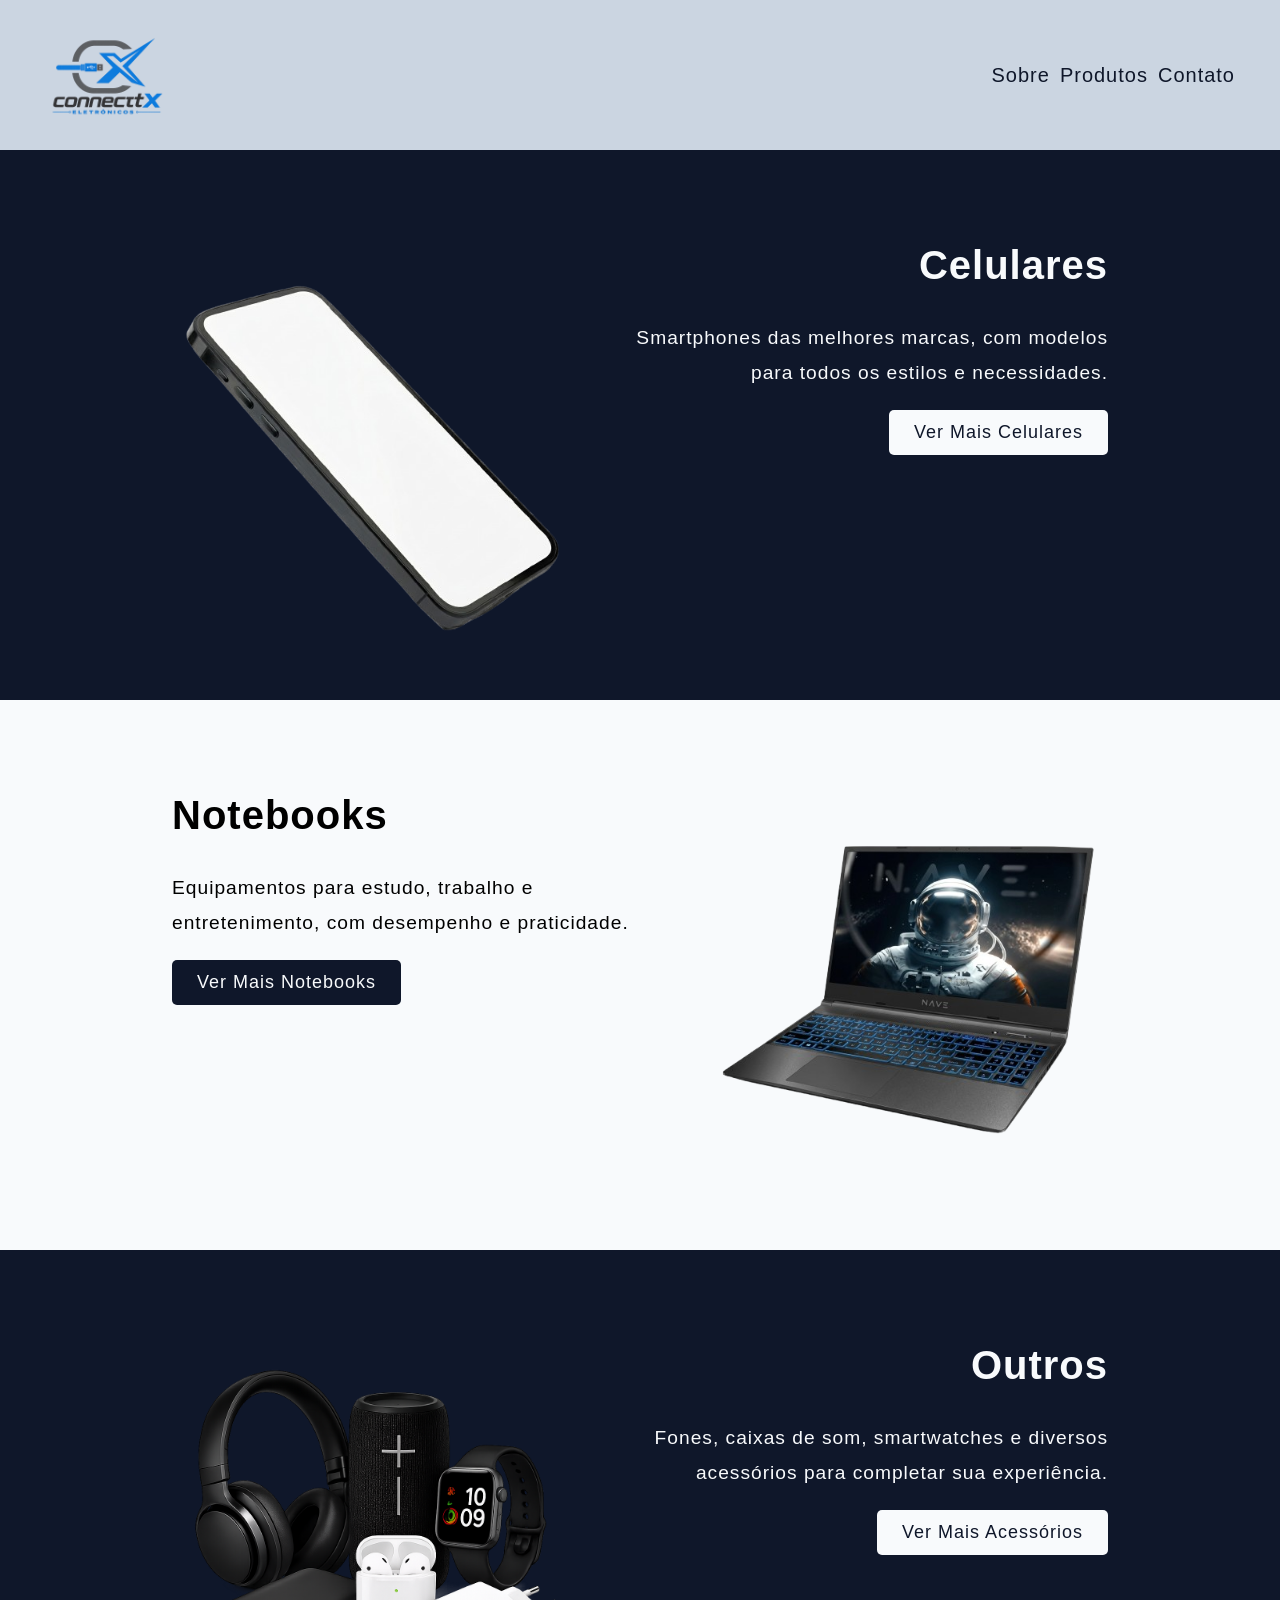
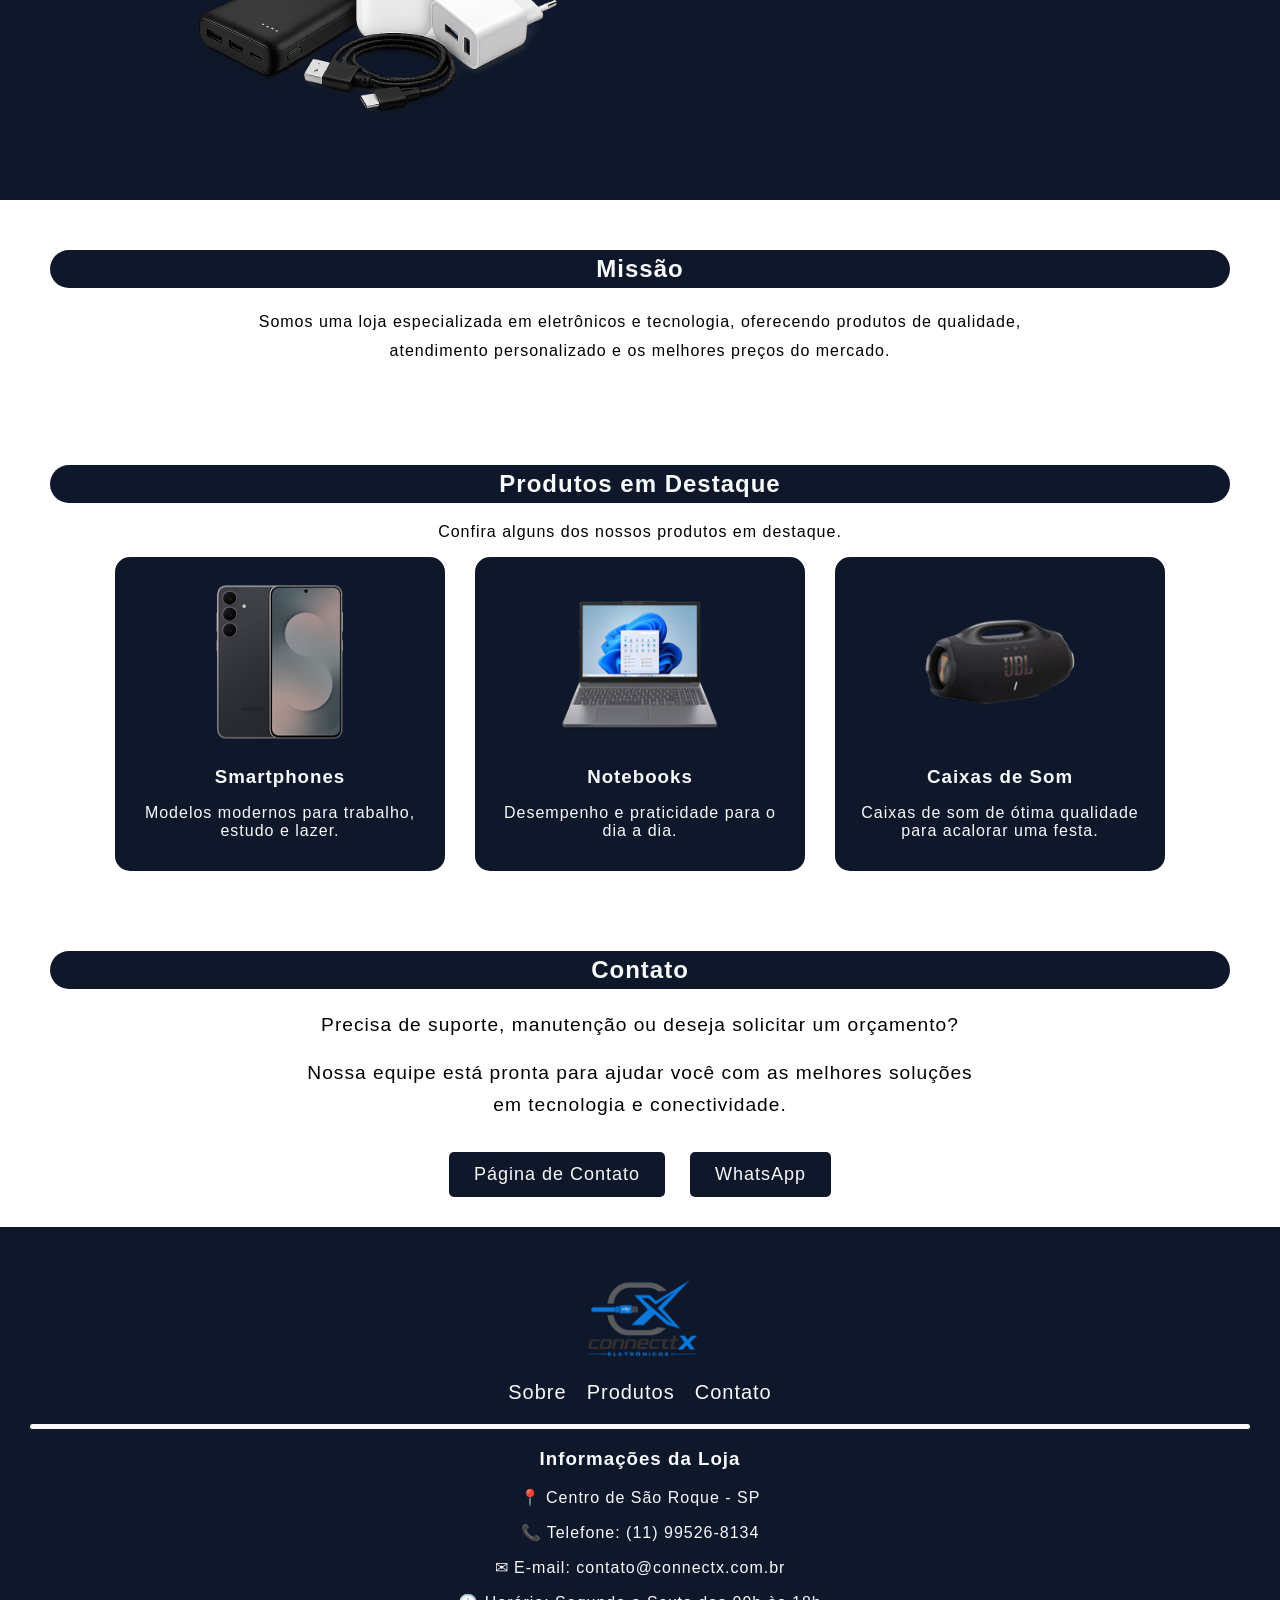
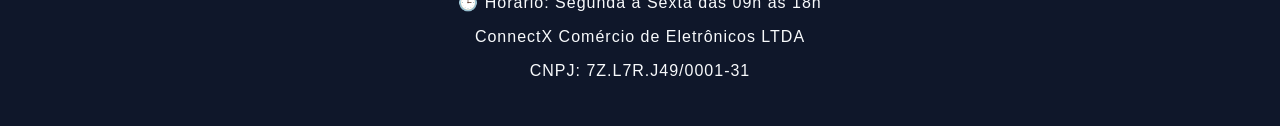
<file: index.html>
<!doctype html>
<html lang="pt-br">
  <head>
    <meta charset="UTF-8"/>
    <meta name="viewport" content="width=device-width, initial-scale=1.0"/>
    <meta
      name="description"
      content="A ConnectX oferece produtos, serviços e soluções de tecnologia, informática e conectividade no centro de São Roque - SP, com atendimento de qualidade e confiança."/>
    <link rel="stylesheet" href="./src/css/style.css"/>
    <link rel="stylesheet" href="./src/css/global.css">
    <link rel="icon" type="image/png" href="./src/icon/favicon.png">
    <script src="./src/javascript/script.js"></script>
    <title>ConnectX - Eletrônicos e Tecnologia em São Roque</title>
  </head>
  <body id="inicio">
    <header>
      <img src="./src/images/logo.png" alt="ConnectX" class="logo"/>
      <nav aria-label="Navegação principal">
        <a href="./src/pages/sobre.html">Sobre</a>
        <a href="./src/pages/produtos.html">Produtos</a>
        <a href="./src/pages/contato.html">Contato</a>
      </nav>
    </header>
    <main>
      <h1 class="sr-only">ConnectX - Soluções em Tecnologia e Eletrônicos</h1>
      <section class="produto" aria-label="Categorias de produtos em destaque">
        <section class="card-produto celular">
          <img src="./src/images/celular.png" alt="Smartphone moderno com tela estendida"/>
          <div class="info">
            <h2>Celulares</h2>
            <p>Smartphones das melhores marcas, com modelos para todos os estilos e necessidades.</p>
            <a href="./src/pages/produtos.html" class="botao-link botao-claro">Ver Mais Celulares</a>
          </div>
        </section>
        <section class="card-produto notebook">
          <div class="info">
            <h2>Notebooks</h2>
            <p>Equipamentos para estudo, trabalho e entretenimento, com desempenho e praticidade.</p>
            <a href="./src/pages/produtos.html" class="botao-link botao-escuro">Ver Mais Notebooks</a>
          </div>
          <img src="./src/images/notebook.png" alt="Notebook aberto exibindo gráficos na tela"/>
        </section>
        <section class="card-produto outros">
          <img src="./src/images/outros.png" alt="Acessórios eletrônicos variados como smartwatches e fones"/>
          <div class="info">
            <h2>Outros</h2>
            <p>Fones, caixas de som, smartwatches e diversos acessórios para completar sua experiência.</p>
            <a href="./src/pages/produtos.html" class="botao-link botao-claro">Ver Mais Acessórios</a>
          </div>
        </section>
      </section>
      <section id="sobre" aria-labelledby="titulo-missao">
        <h2 id="titulo-missao" class="titulo">Missão</h2>
        <p>Somos uma loja especializada em eletrônicos e tecnologia, oferecendo produtos de qualidade, atendimento personalizado e os melhores preços do mercado.</p>
      </section>
      <section id="produtos" aria-labelledby="titulo-produtos">
        <h2 id="titulo-produtos" class="titulo">Produtos em Destaque</h2>
        <p>Confira alguns dos nossos produtos em destaque.</p>
        <div class="produtos-grid">
          <div class="produto-card">
            <img src="./src/images/celular-destaque.png" alt="Smartphone Samsung azul escuro">
            <h3>Smartphones</h3>
            <p>Modelos modernos para trabalho, estudo e lazer.</p>
          </div>
          <div class="produto-card">
            <img src="./src/images/notebook-destaque.png" alt="Notebook Lenovo cinza prata">
            <h3>Notebooks</h3>
            <p>Desempenho e praticidade para o dia a dia.</p>
          </div>
          <div class="produto-card">
            <img src="./src/images/caixa de som.png" alt="Caixa de som portátil bluetooth preta">
            <h3>Caixas de Som</h3>
            <p>Caixas de som de ótima qualidade para acalorar uma festa.</p>
          </div>
        </div>
      </section>
      <section id="contato" aria-labelledby="titulo-contato">
        <h2 id="titulo-contato" class="titulo">Contato</h2>
        <p class="texto-contato">Precisa de suporte, manutenção ou deseja solicitar um orçamento?</p>
        <p class="texto-contato">Nossa equipe está pronta para ajudar você com as melhores soluções em tecnologia e conectividade.</p>
        <div class="botoes-contato">
          <a href="./src/pages/contato.html" class="botao-link botao-escuro">Página de Contato</a>
          <a href="https://wa.me/5511996748683" target="_blank" rel="noopener noreferrer" class="botao-link botao-escuro" aria-label="Falar conosco via WhatsApp (abre em nova aba)">WhatsApp</a>
        </div>
      </section>
    </main>
    <footer>
      <a href="#inicio" aria-label="Voltar para o início da página"><img src="./src/images/logo.png" alt="Logo ConnectX" class="logo"/></a>
      <nav aria-label="Navegação do rodapé">
        <a href="./src/pages/sobre.html">Sobre</a>
        <a href="./src/pages/produtos.html">Produtos</a>
        <a href="./src/pages/contato.html">Contato</a>
      </nav>
      <div id="linha"></div>
      <section aria-label="Informações de contato e institucionais">
        <h3>Informações da Loja</h3>
        <p><span aria-hidden="true">📍</span> Centro de São Roque - SP</p>
        <p><span aria-hidden="true">📞</span> Telefone: (11) 99526-8134</p>
        <p><span aria-hidden="true">✉</span> E-mail: contato@connectx.com.br</p>
        <p><span aria-hidden="true">🕒</span> Horário: Segunda a Sexta das 09h às 18h</p>
        <p>ConnectX Comércio de Eletrônicos LTDA</p>
        <p>CNPJ: 7Z.L7R.J49/0001-31</p>
      </section>
    </footer>
  </body>
</html>
</file>
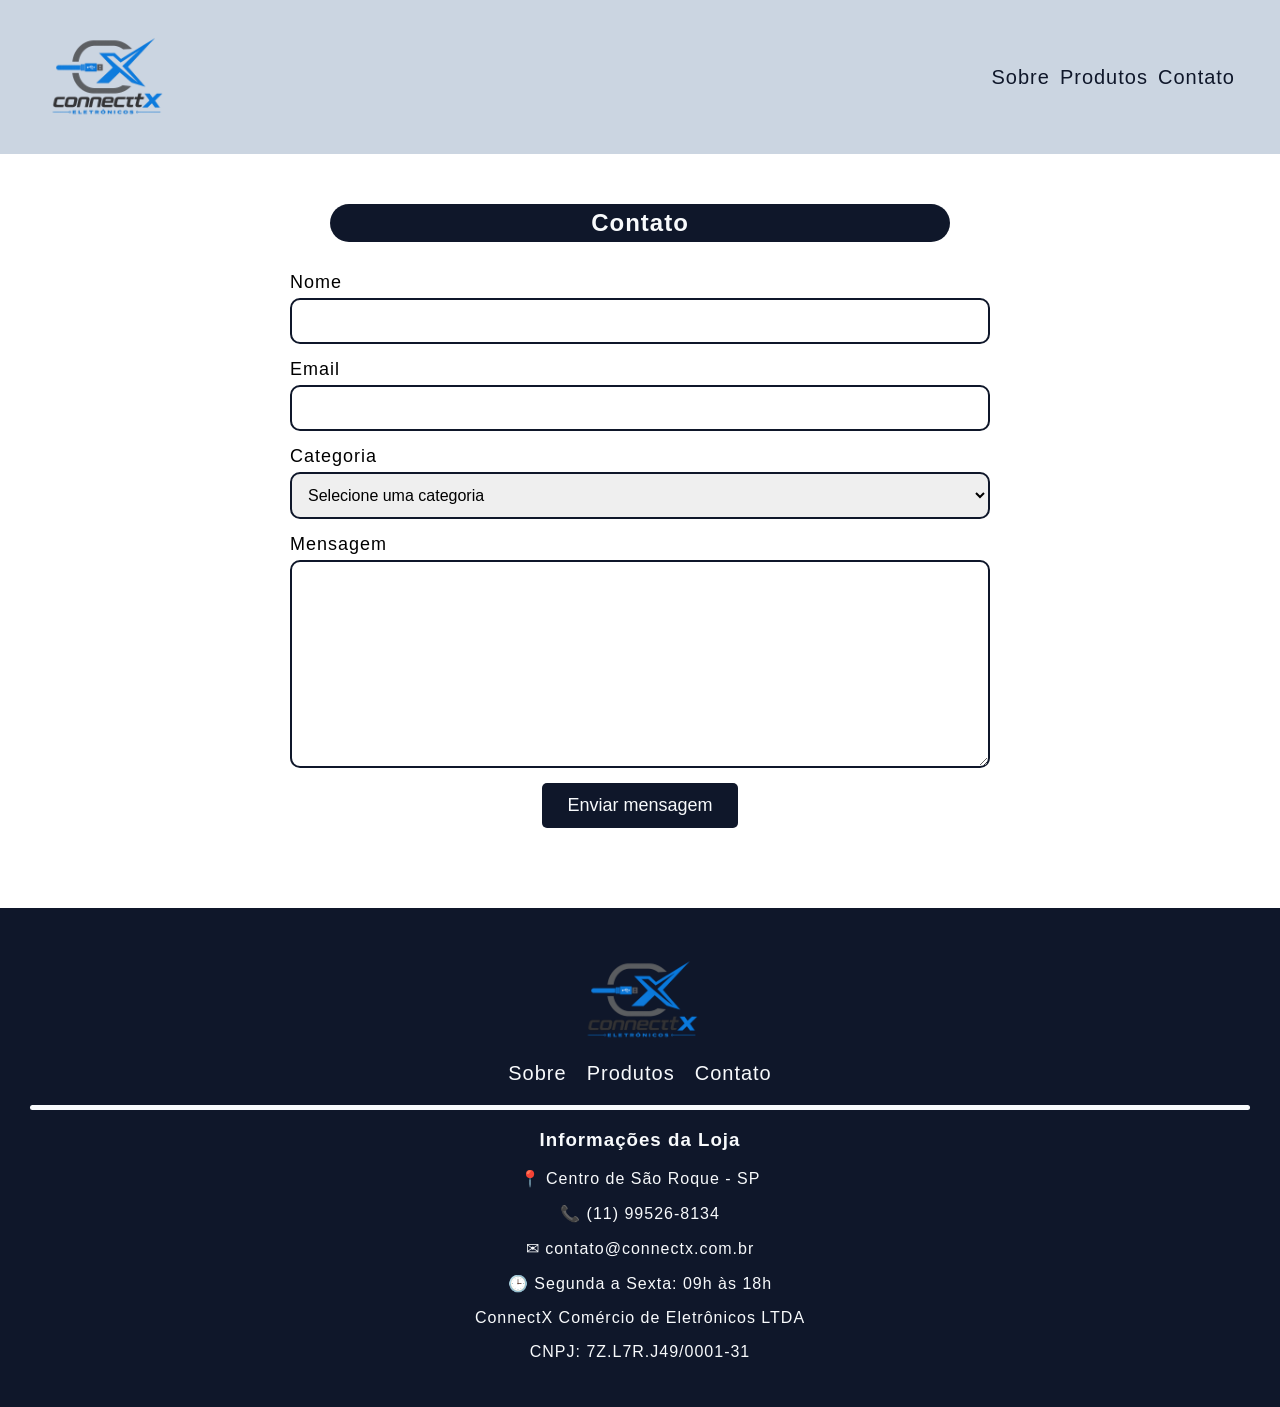
<file: src/pages/contato.html>
<!doctype html>
<html lang="pt-br">
  <head>
    <meta charset="UTF-8"/>
    <meta name="viewport" content="width=device-width, initial-scale=1.0"/>
    <meta
      name="description"
      content="A ConnectX oferece produtos, serviços e soluções de tecnologia, informática e conectividade no centro de São Roque - SP, com atendimento de qualidade e confiança."/>

    <link rel="stylesheet" href="../css/contato.css"/>
    <link rel="stylesheet" href="../css/global.css">
    <link rel="icon" type="image/png" href="../icon/favicon.png">

    <script src="../javascript/script.js"></script>

    <title>ConnectX</title>
  </head>

  <body id="inicio">
    <header>
      <a href="../../index.html"><img src="../images/logo.png" alt="ConnectX" class="logo"/></a>

      <nav>
        <a href="./sobre.html">Sobre</a>
        <a href="./produtos.html">Produtos</a>
        <a href="contato.html">Contato</a>
      </nav>
    </header>

    <main>
        <section class="contato">
            <h2 id="titulo">Contato</h2>

            <div id="formulario">
                <form method="post">
                    <label for="name">Nome</label>
                    <input type="text"
                    id="nome"
                    required>

                    <label for="email">Email</label>
                    <input type="email"
                    id="email"
                    required>

                    <label for="categoria">Categoria</label>
                    <select id="categoria" required>
                        <option>Selecione uma categoria</option>    
                        <option value="suporte">Suporte</option>
                        <option value="cotacao">Manutenção</option>
                        <option value="outros">Outros</option>
                    </select>
                    <label for="mensagem">Mensagem</label>
                    <textarea id="mensagem" required></textarea>

                    <input type="hidden" name="text" value="" id="mensagem-completa" >
                    <button type="button" id="enviar" onclick="enviarMensagem()">Enviar mensagem</button>
                </form>
            </div>
        </section>
    </main>

    <footer>
      <a href="../../index.html"><img src="../images/logo.png" alt="ConnectX" class="logo"/></a>

      <nav>
        <a href="./sobre.html">Sobre</a>
        <a href="./produtos.html">Produtos</a>
        <a href="contato.html">Contato</a>
      </nav>

      <div id="linha">
      </div>
    
      <section>
        <h3>Informações da Loja</h3>
                <p>📍 Centro de São Roque - SP</p>
                <p>📞 (11) 99526-8134</p>
                <p>✉ contato@connectx.com.br</p>
                <p>🕒 Segunda a Sexta: 09h às 18h</p>
                <p>ConnectX Comércio de Eletrônicos LTDA</p>
                <p>CNPJ: 7Z.L7R.J49/0001-31</p>
      </section>
    </footer>

  </body>
</html>
</file>
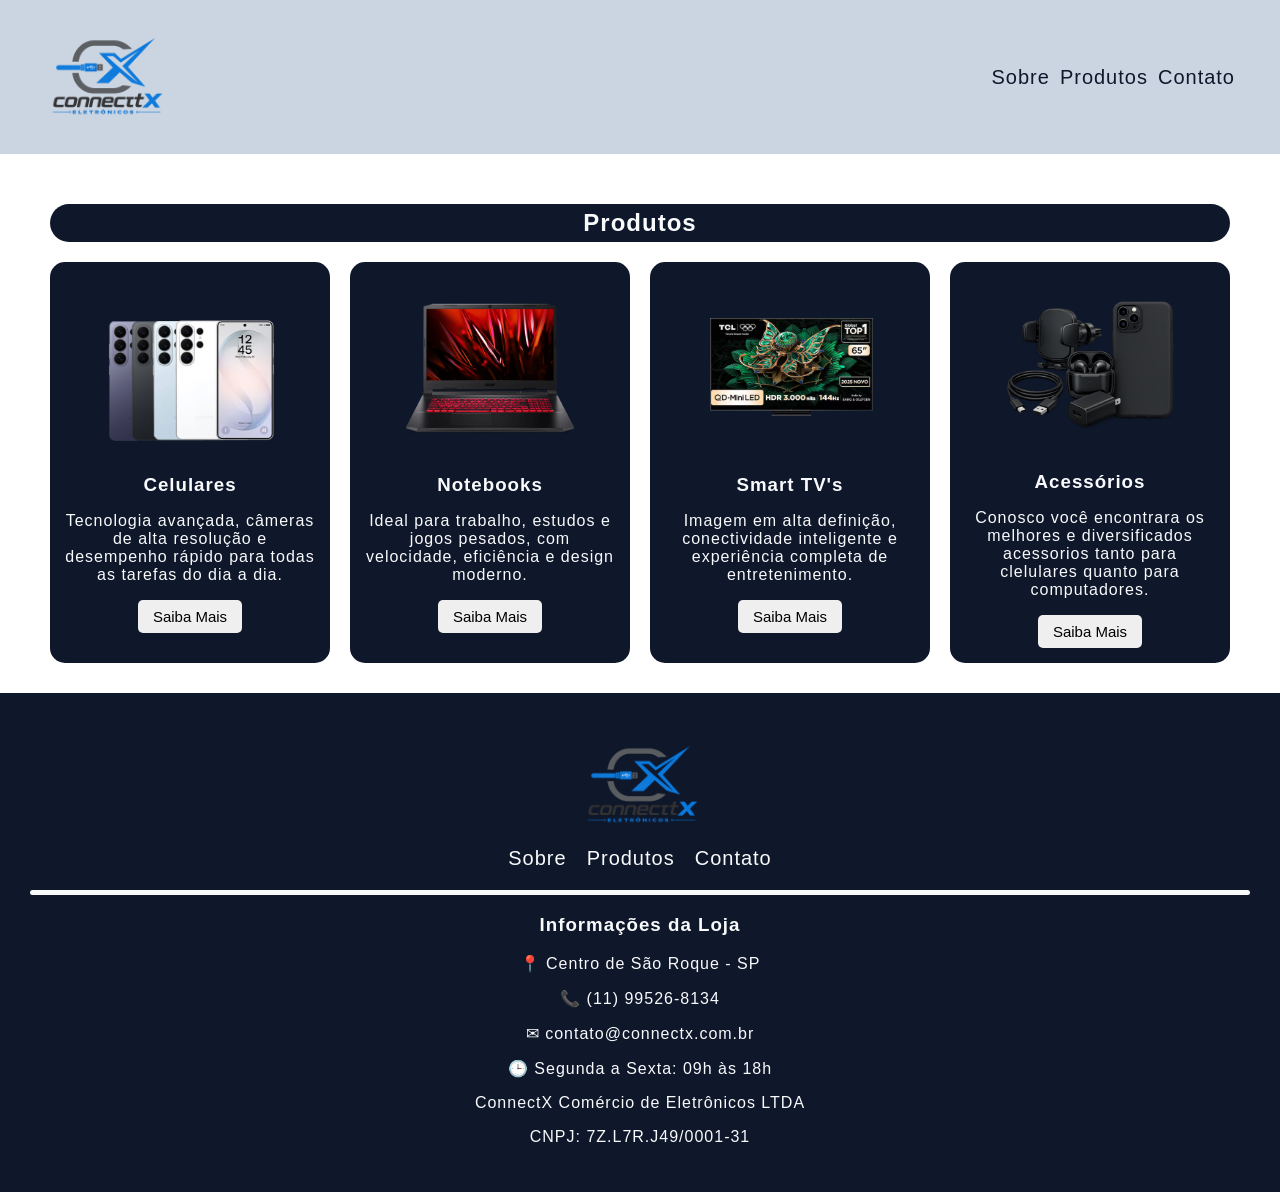
<file: src/pages/produtos.html>
<!doctype html>
<html lang="pt-br">
  <head>
    <meta charset="UTF-8"/>
    <meta name="viewport" content="width=device-width, initial-scale=1.0"/>
    <meta
      name="description"
      content="A ConnectX oferece produtos, serviços e soluções de tecnologia, informática e conectividade no centro de São Roque - SP, com atendimento de qualidade e confiança."/>

    <link rel="stylesheet" href="../css/produtos.css"/>
    <link rel="stylesheet" href="../css/global.css">
    <link rel="icon" type="image/png" href="../icon/favicon.png">

    <title>ConnectX</title>
  </head>

  <body>
    <header>
      <a href="../../index.html"><img src="../images/logo.png" alt="ConnectX" class="logo"/></a>

      <nav>
        <a href="./sobre.html">Sobre</a>
        <a href="produtos.html">Produtos</a>
        <a href="./contato.html">Contato</a>
      </nav>
    </header>

    <main>
        <section id="produto">
            <h2 id="titulo">Produtos</h2>

            <div class="produtos-grid">

              <div class="produto-card">
                <img src="../images/celulares.png" alt="Celular Samsung Galaxy S26">
                <h3>Celulares</h3>
                <p>Tecnologia avançada, câmeras de alta resolução e desempenho rápido para todas as tarefas do dia a dia.</p>

                <a href="./pages saiba mais/pagina celular.html"><button id="comprar">Saiba Mais</button></a>
              </div>

              <div class="produto-card">
                <img src="../images/notebook acer.png" alt="Notebook Acer Nitro">
                <h3>Notebooks</h3>
                <p>Ideal para trabalho, estudos e jogos pesados, com velocidade, eficiência e design moderno.</p>

                <a href="./pages saiba mais/pagina notebook.html"><button id="comprar">Saiba Mais</button></a>
              </div>

              <div class="produto-card">
                <img src="../images/Smart TV.png" alt="Smart TV 65 Polegadas TCL 4K">
                <h3>Smart TV's</h3>
                <p>Imagem em alta definição, conectividade inteligente e experiência completa de entretenimento.</p>

                <a href="./pages saiba mais/pagina tv.html"><button id="comprar">Saiba Mais</button></a>
              </div>
              
              <div class="produto-card">
                <img src="../images/acessorios.png" alt="acessorios">
                <h3>Acessórios</h3>
                <p>Conosco você encontrara os melhores e diversificados acessorios tanto para clelulares quanto para computadores.</p>

                <a href="./pages saiba mais/acessorios.html"><button id="comprar">Saiba Mais</button></a>
              </div>

            </div>
        </section>
    </main>

    <footer>
      <a href="../../index.html"><img src="../images/logo.png" alt="ConnectX" class="logo"/></a>

      <nav>
        <a href="./sobre.html">Sobre</a>
        <a href="produtos.html">Produtos</a>
        <a href="./contato.html">Contato</a>
      </nav>

      <div id="linha">
      </div>
    
      <section>
        <h3>Informações da Loja</h3>
                <p>📍 Centro de São Roque - SP</p>
                <p>📞 (11) 99526-8134</p>
                <p>✉ contato@connectx.com.br</p>
                <p>🕒 Segunda a Sexta: 09h às 18h</p>
                <p>ConnectX Comércio de Eletrônicos LTDA</p>
                <p>CNPJ: 7Z.L7R.J49/0001-31</p>
      </section>
    </footer>
  </body>
</html>
</file>
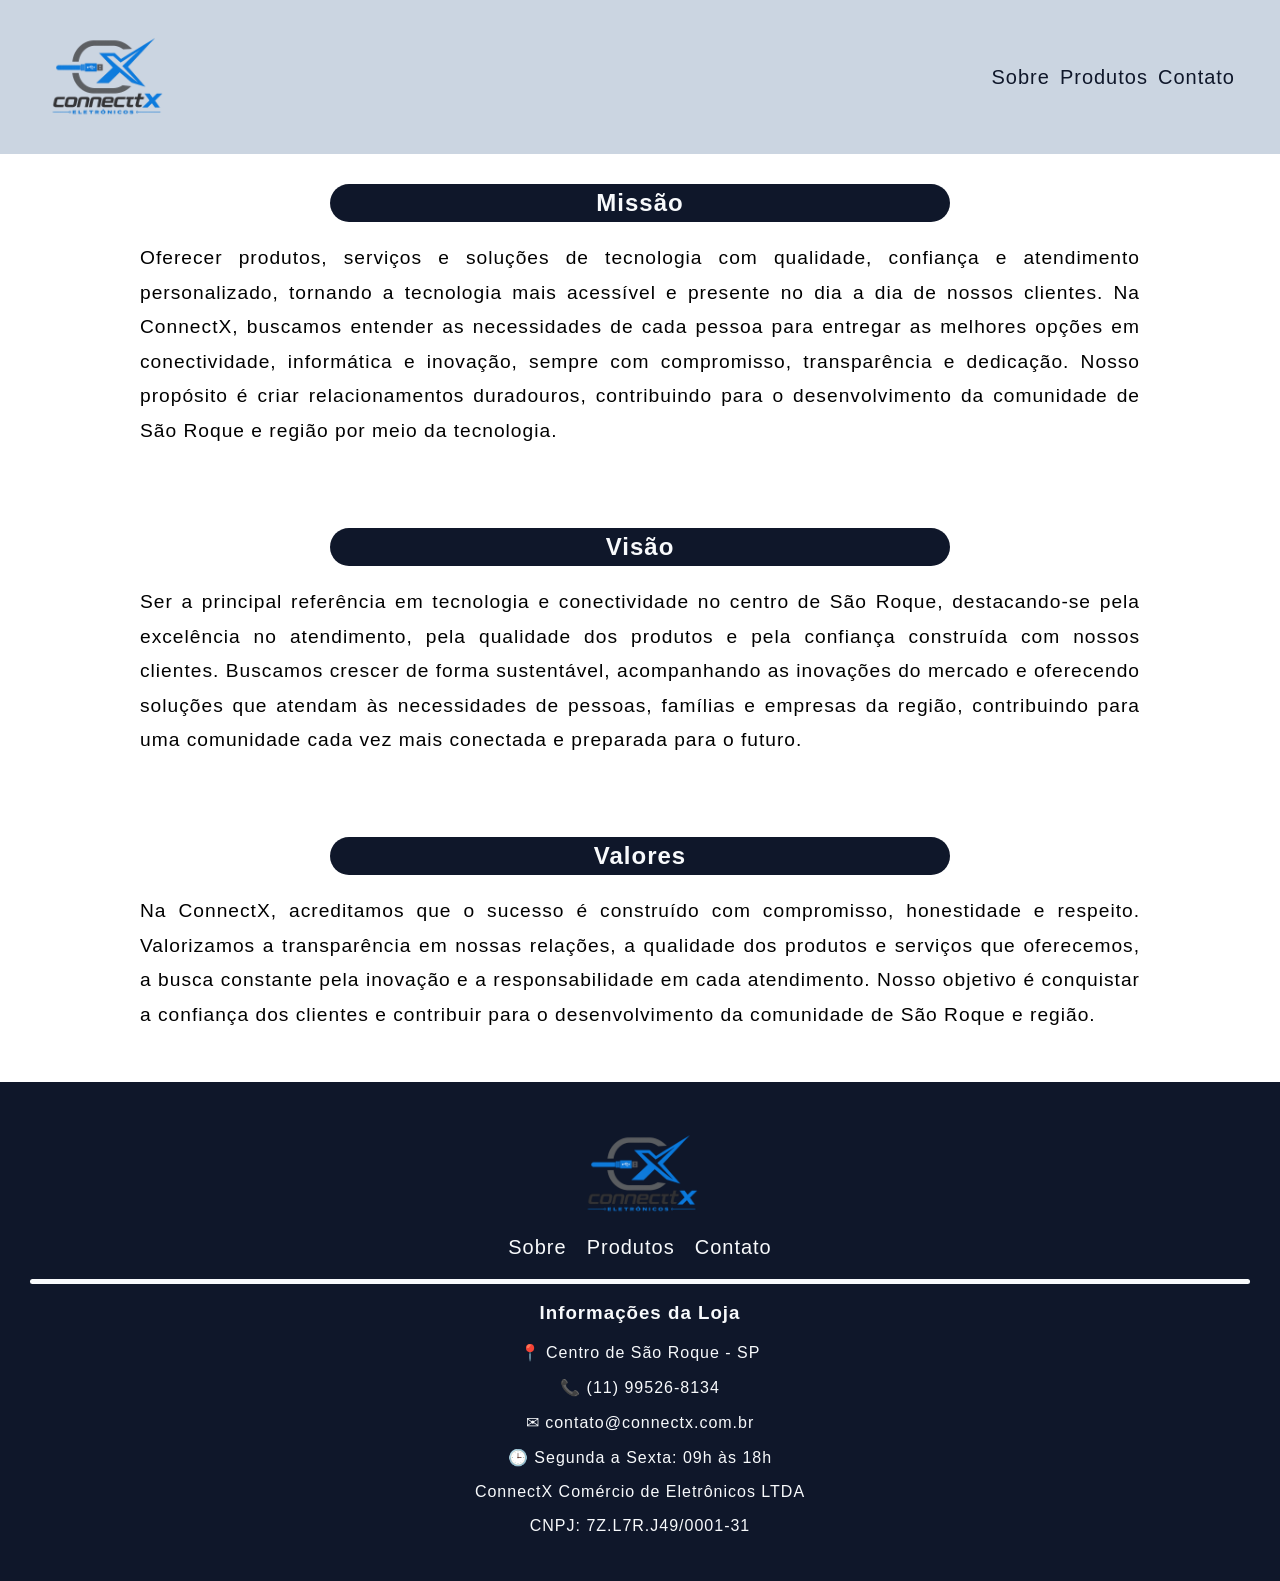
<file: src/pages/sobre.html>
<!doctype html>
<html lang="pt-br">
  <head>

    <meta charset="UTF-8"/>
    <meta name="viewport" content="width=device-width, initial-scale=1.0"/>
    <meta
      name="description"
      content="A ConnectX oferece produtos, serviços e soluções de tecnologia, informática e conectividade no centro de São Roque - SP, com atendimento de qualidade e confiança."/>

    <link rel="stylesheet" href="../css/sobre.css"/>
    <link rel="stylesheet" href="../css/global.css">
    <link rel="icon" type="image/png" href="../icon/favicon.png">
    
    <title>ConnectX</title>
  </head>
  <body id="inicio">
    <header>
      <a href="../../index.html"><img src="../images/logo.png" alt="ConnectX" class="logo"/></a>

      <nav>
        <a href="sobre.html">Sobre</a>
        <a href="produtos.html">Produtos</a>
        <a href="contato.html">Contato</a>
      </nav>
    </header>

    <main>
      <section id="missao">
        <h2 class="titulo">Missão</h2>

        <p>
          Oferecer produtos, serviços e soluções de tecnologia com qualidade,
          confiança e atendimento personalizado, tornando a tecnologia mais
          acessível e presente no dia a dia de nossos clientes. Na ConnectX,
          buscamos entender as necessidades de cada pessoa para entregar as
          melhores opções em conectividade, informática e inovação, sempre com
          compromisso, transparência e dedicação. Nosso propósito é criar
          relacionamentos duradouros, contribuindo para o desenvolvimento da
          comunidade de São Roque e região por meio da tecnologia.
        </p>
      </section>

      <section id="visao">
        <h2 class="titulo">Visão</h2>

        <p>
          Ser a principal referência em tecnologia e conectividade no centro de
          São Roque, destacando-se pela excelência no atendimento, pela
          qualidade dos produtos e pela confiança construída com nossos
          clientes. Buscamos crescer de forma sustentável, acompanhando as
          inovações do mercado e oferecendo soluções que atendam às necessidades
          de pessoas, famílias e empresas da região, contribuindo para uma
          comunidade cada vez mais conectada e preparada para o futuro.
        </p>
      </section>

      <section id="valores">
        <h2 class="titulo">Valores</h2>

        <p>
          Na ConnectX, acreditamos que o sucesso é construído com compromisso,
          honestidade e respeito. Valorizamos a transparência em nossas
          relações, a qualidade dos produtos e serviços que oferecemos, a busca
          constante pela inovação e a responsabilidade em cada atendimento.
          Nosso objetivo é conquistar a confiança dos clientes e contribuir para
          o desenvolvimento da comunidade de São Roque e região.
        </p>
      </section>
    </main>

    <footer>
      <a href="../../index.html"><img src="../images/logo.png" alt="ConnectX" class="logo"/></a>

      <nav>
        <a href="sobre.html">Sobre</a>
        <a href="produtos.html">Produtos</a>
        <a href="contato.html">Contato</a>
      </nav>

      <div id="linha">
      </div>
    
      <section>
        <h3>Informações da Loja</h3>
                <p>📍 Centro de São Roque - SP</p>
                <p>📞 (11) 99526-8134</p>
                <p>✉ contato@connectx.com.br</p>
                <p>🕒 Segunda a Sexta: 09h às 18h</p>
                <p>ConnectX Comércio de Eletrônicos LTDA</p>
                <p>CNPJ: 7Z.L7R.J49/0001-31</p>
      </section>
    </footer>
  </body>
</html>
</file>
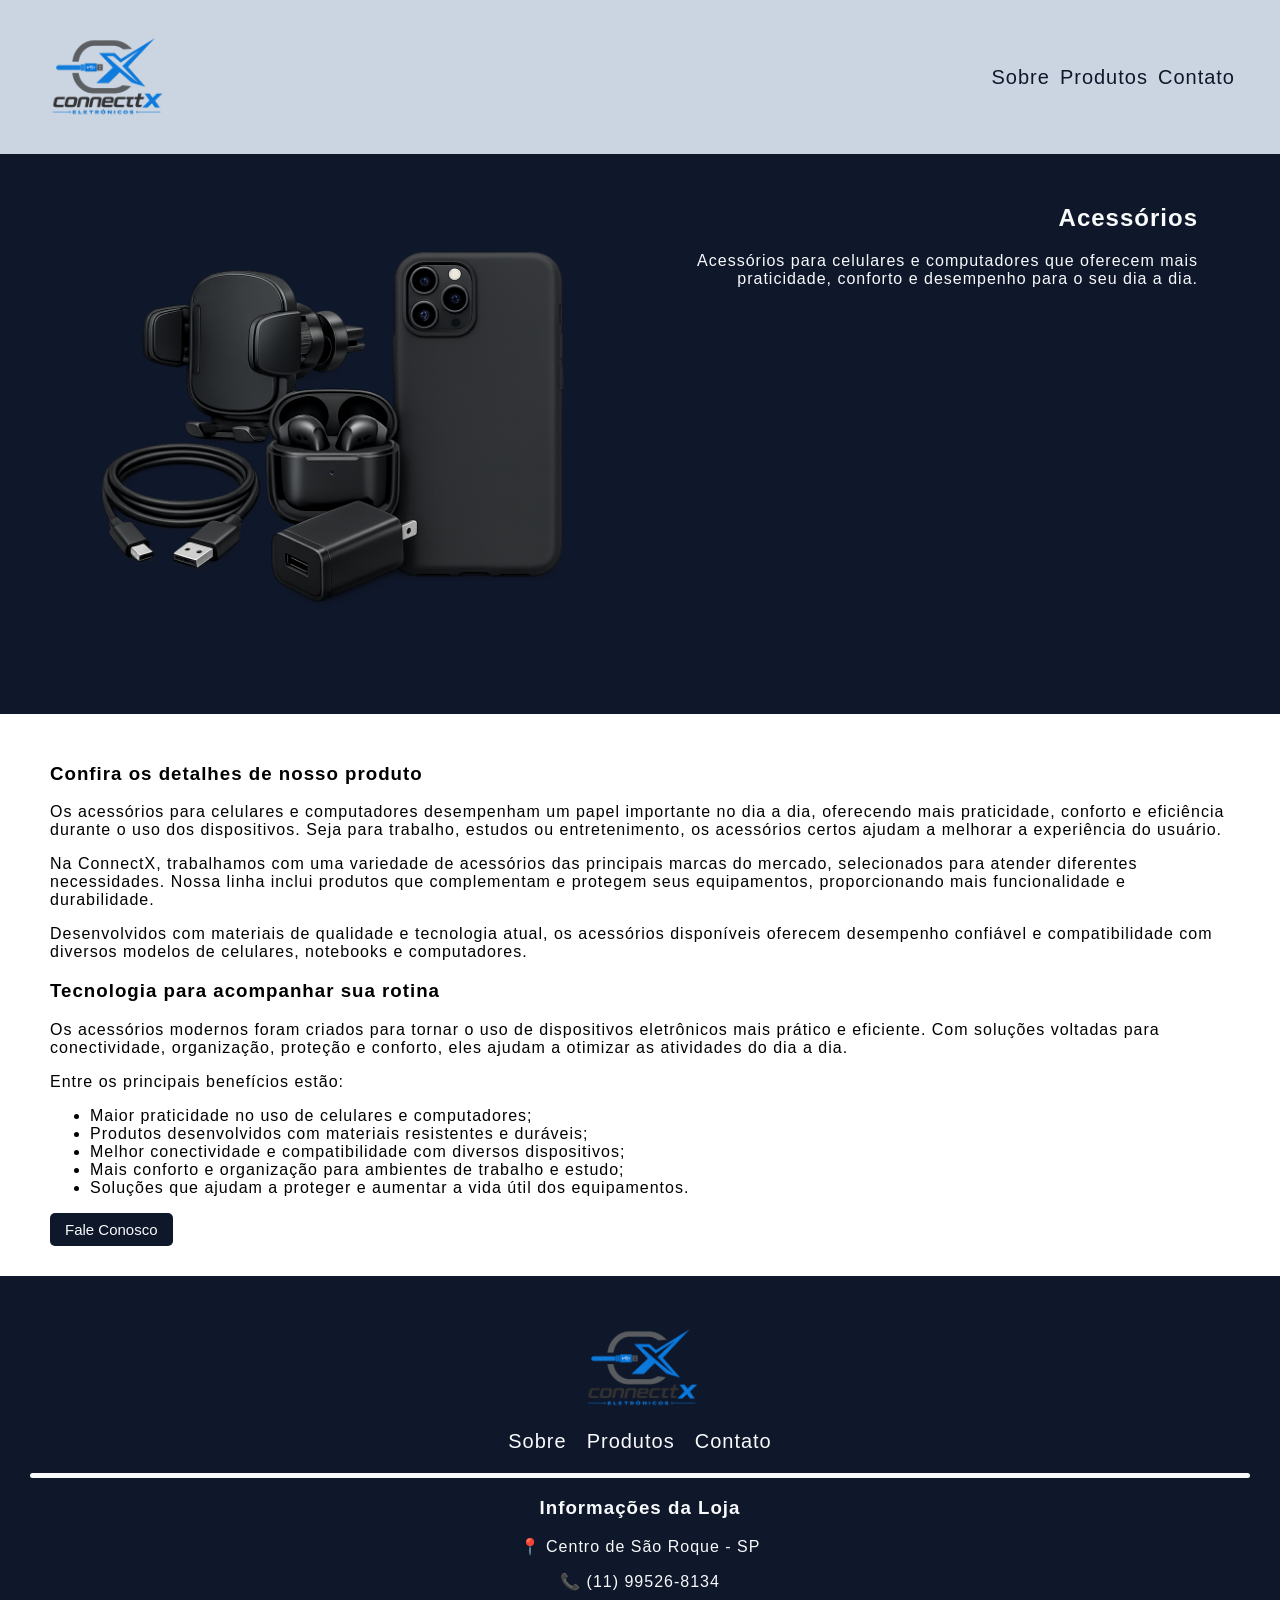
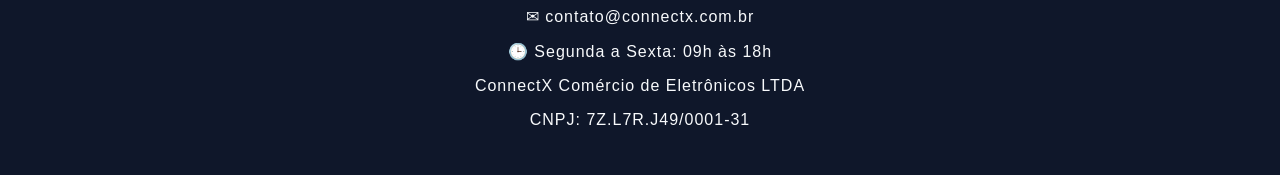
<file: src/pages/pages saiba mais/acessorios.html>
<!doctype html>
<html lang="pt-br">
  <head>
    <meta charset="UTF-8"/>
    <meta name="viewport" content="width=device-width, initial-scale=1.0"/>
    <meta
      name="description"
      content="A ConnectX oferece produtos, serviços e soluções de tecnologia, informática e conectividade no centro de São Roque - SP, com atendimento de qualidade e confiança."/>

    <link rel="stylesheet" href="../../css/css-saiba-mais.css"/>
    <link rel="stylesheet" href="../../css/global.css">
    <link rel="icon" type="image/png" href="../../images/logo.png">

    <title>ConnectX</title>
  </head>
<body>
    <header>
      <a href="../../../index.html"><img src="../../images/logo.png" alt="ConnectX" class="logo"/></a>

      <nav>
        <a href="../sobre.html">Sobre</a>
        <a href="../produtos.html">Produtos</a>
        <a href="../contato.html">Contato</a>
      </nav>
    </header>

    <main>
        <section class="produto">

            <section class="card-produto eletronico">
                <img src="../../images/acessorios.png" alt="acessorios">

                <div class="info">
                <h2>Acessórios</h2>
                <p>Acessórios para celulares e computadores que oferecem mais praticidade, conforto e desempenho para o seu dia a dia.</p>
                </div>

            </section>

        </section>

        <section id="sobre">
            <h3>Confira os detalhes de nosso produto</h3>

            <p>Os acessórios para celulares e computadores desempenham um papel importante no dia a dia, oferecendo mais praticidade, conforto e eficiência durante o uso dos dispositivos. Seja para trabalho, estudos ou entretenimento, os acessórios certos ajudam a melhorar a experiência do usuário.</p>

            <p>Na ConnectX, trabalhamos com uma variedade de acessórios das principais marcas do mercado, selecionados para atender diferentes necessidades. Nossa linha inclui produtos que complementam e protegem seus equipamentos, proporcionando mais funcionalidade e durabilidade.</p>

            <p>Desenvolvidos com materiais de qualidade e tecnologia atual, os acessórios disponíveis oferecem desempenho confiável e compatibilidade com diversos modelos de celulares, notebooks e computadores.</p>
        
            <h3>Tecnologia para acompanhar sua rotina</h3>

            <p>Os acessórios modernos foram criados para tornar o uso de dispositivos eletrônicos mais prático e eficiente. Com soluções voltadas para conectividade, organização, proteção e conforto, eles ajudam a otimizar as atividades do dia a dia.</p>

            <p>Entre os principais benefícios estão:</p>
            
            <ul>
                <li>Maior praticidade no uso de celulares e computadores;</li>
                <li>Produtos desenvolvidos com materiais resistentes e duráveis;</li>
                <li>Melhor conectividade e compatibilidade com diversos dispositivos;</li>
                <li>Mais conforto e organização para ambientes de trabalho e estudo;</li>
                <li>Soluções que ajudam a proteger e aumentar a vida útil dos equipamentos.</li>
            </ul>


            <a href="../contato.html"><button id="btn">Fale Conosco</button></a>
        </section>
    </main>

    <footer>
      <a href="../../../index.html"><img src="../../images/logo.png" alt="ConnectX" class="logo"/></a>
      <nav>
        <a href="../sobre.html">Sobre</a>
        <a href="../produtos.html">Produtos</a>
        <a href="../contato.html">Contato</a>
      </nav>

      <div id="linha">
      </div>
    
      <section>
        <h3>Informações da Loja</h3>
                <p>📍 Centro de São Roque - SP</p>
                <p>📞 (11) 99526-8134</p>
                <p>✉ contato@connectx.com.br</p>
                <p>🕒 Segunda a Sexta: 09h às 18h</p>
                <p>ConnectX Comércio de Eletrônicos LTDA</p>
                <p>CNPJ: 7Z.L7R.J49/0001-31</p>
      </section>
    </footer>
</body>
</html>
</file>
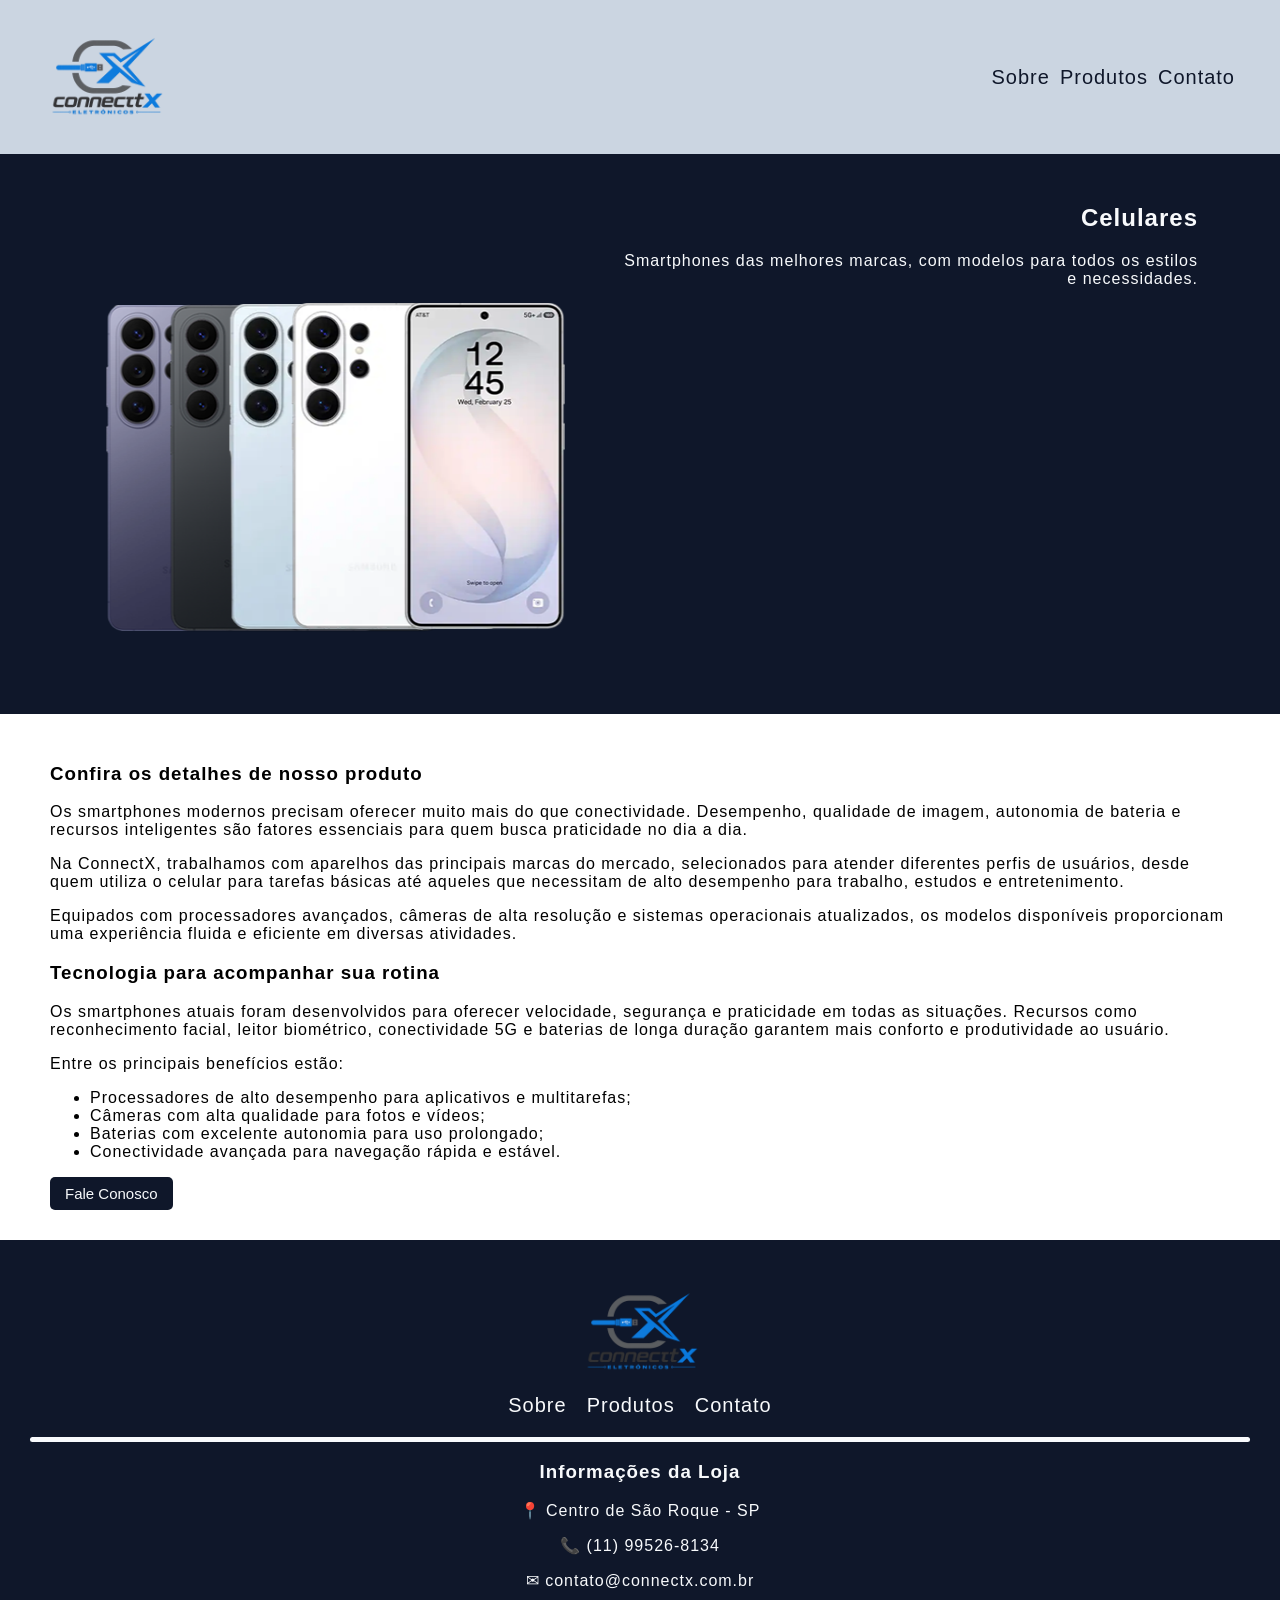
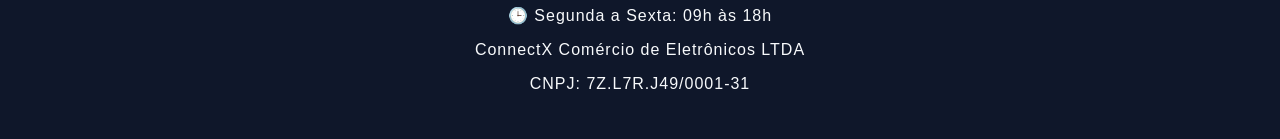
<file: src/pages/pages saiba mais/pagina celular.html>
<!doctype html>
<html lang="pt-br">
  <head>
    <meta charset="UTF-8"/>
    <meta name="viewport" content="width=device-width, initial-scale=1.0"/>
    <meta
      name="description"
      content="A ConnectX oferece produtos, serviços e soluções de tecnologia, informática e conectividade no centro de São Roque - SP, com atendimento de qualidade e confiança."/>

    <link rel="stylesheet" href="../../css/css-saiba-mais.css"/>
    <link rel="stylesheet" href="../../css/global.css">
    <link rel="icon" type="image/png" href="../../images/logo.png">

    <title>ConnectX</title>
  </head>
<body>
    <header>
      <a href="../../../index.html"><img src="../../images/logo.png" alt="ConnectX" class="logo"/></a>
      <nav>
        <a href="../sobre.html">Sobre</a>
        <a href="../produtos.html">Produtos</a>
        <a href="../contato.html">Contato</a>
      </nav>
    </header>

    <main>
        <section class="produto">

            <section class="card-produto eletronico">
                <img src="../../images/celulares.png" alt="celulares">

                <div class="info">
                <h2>Celulares</h2>
                <p>Smartphones das melhores marcas, com modelos para todos os estilos e necessidades.</p>
                </div>

            </section>

        </section>

        <section id="sobre">
            <h3>Confira os detalhes de nosso produto</h3>

            <p>Os smartphones modernos precisam oferecer muito mais do que conectividade. 
                Desempenho, qualidade de imagem, 
                autonomia de bateria e recursos inteligentes
                 são fatores essenciais para quem 
                 busca praticidade no dia a dia.</p>

            <p>Na ConnectX, trabalhamos com aparelhos das principais marcas do mercado, selecionados para atender diferentes perfis de usuários, desde quem utiliza o celular para tarefas básicas até aqueles que necessitam de alto desempenho para trabalho, estudos e entretenimento.</p>

            <p>Equipados com processadores avançados, câmeras de alta resolução e sistemas operacionais atualizados, os modelos disponíveis proporcionam uma experiência fluida e eficiente em diversas atividades.</p>
        
            <h3>Tecnologia para acompanhar sua rotina</h3>

            <p>Os smartphones atuais foram desenvolvidos para oferecer velocidade, segurança e praticidade em todas as situações. Recursos como reconhecimento facial, leitor biométrico, conectividade 5G e baterias de longa duração garantem mais conforto e produtividade ao usuário.</p>

            <p>Entre os principais benefícios estão:</p>
            
            <ul>
                <li>Processadores de alto desempenho para aplicativos e multitarefas;</li>
                <li>Câmeras com alta qualidade para fotos e vídeos;</li>
                <li>Baterias com excelente autonomia para uso prolongado;</li>
                <li>Conectividade avançada para navegação rápida e estável.</li>
            </ul>


            <a href="../contato.html"><button id="btn">Fale Conosco</button></a>
        </section>
    </main>

    <footer>
      <a href="../../../index.html"><img src="../../images/logo.png" alt="ConnectX" class="logo"/></a>

      <nav>
        <a href="../sobre.html">Sobre</a>
        <a href="../produtos.html">Produtos</a>
        <a href="../contato.html">Contato</a>
      </nav>

      <div id="linha">
      </div>
    
      <section>
        <h3>Informações da Loja</h3>
                <p>📍 Centro de São Roque - SP</p>
                <p>📞 (11) 99526-8134</p>
                <p>✉ contato@connectx.com.br</p>
                <p>🕒 Segunda a Sexta: 09h às 18h</p>
                <p>ConnectX Comércio de Eletrônicos LTDA</p>
                <p>CNPJ: 7Z.L7R.J49/0001-31</p>
      </section>
    </footer>
</body>
</html>
</file>
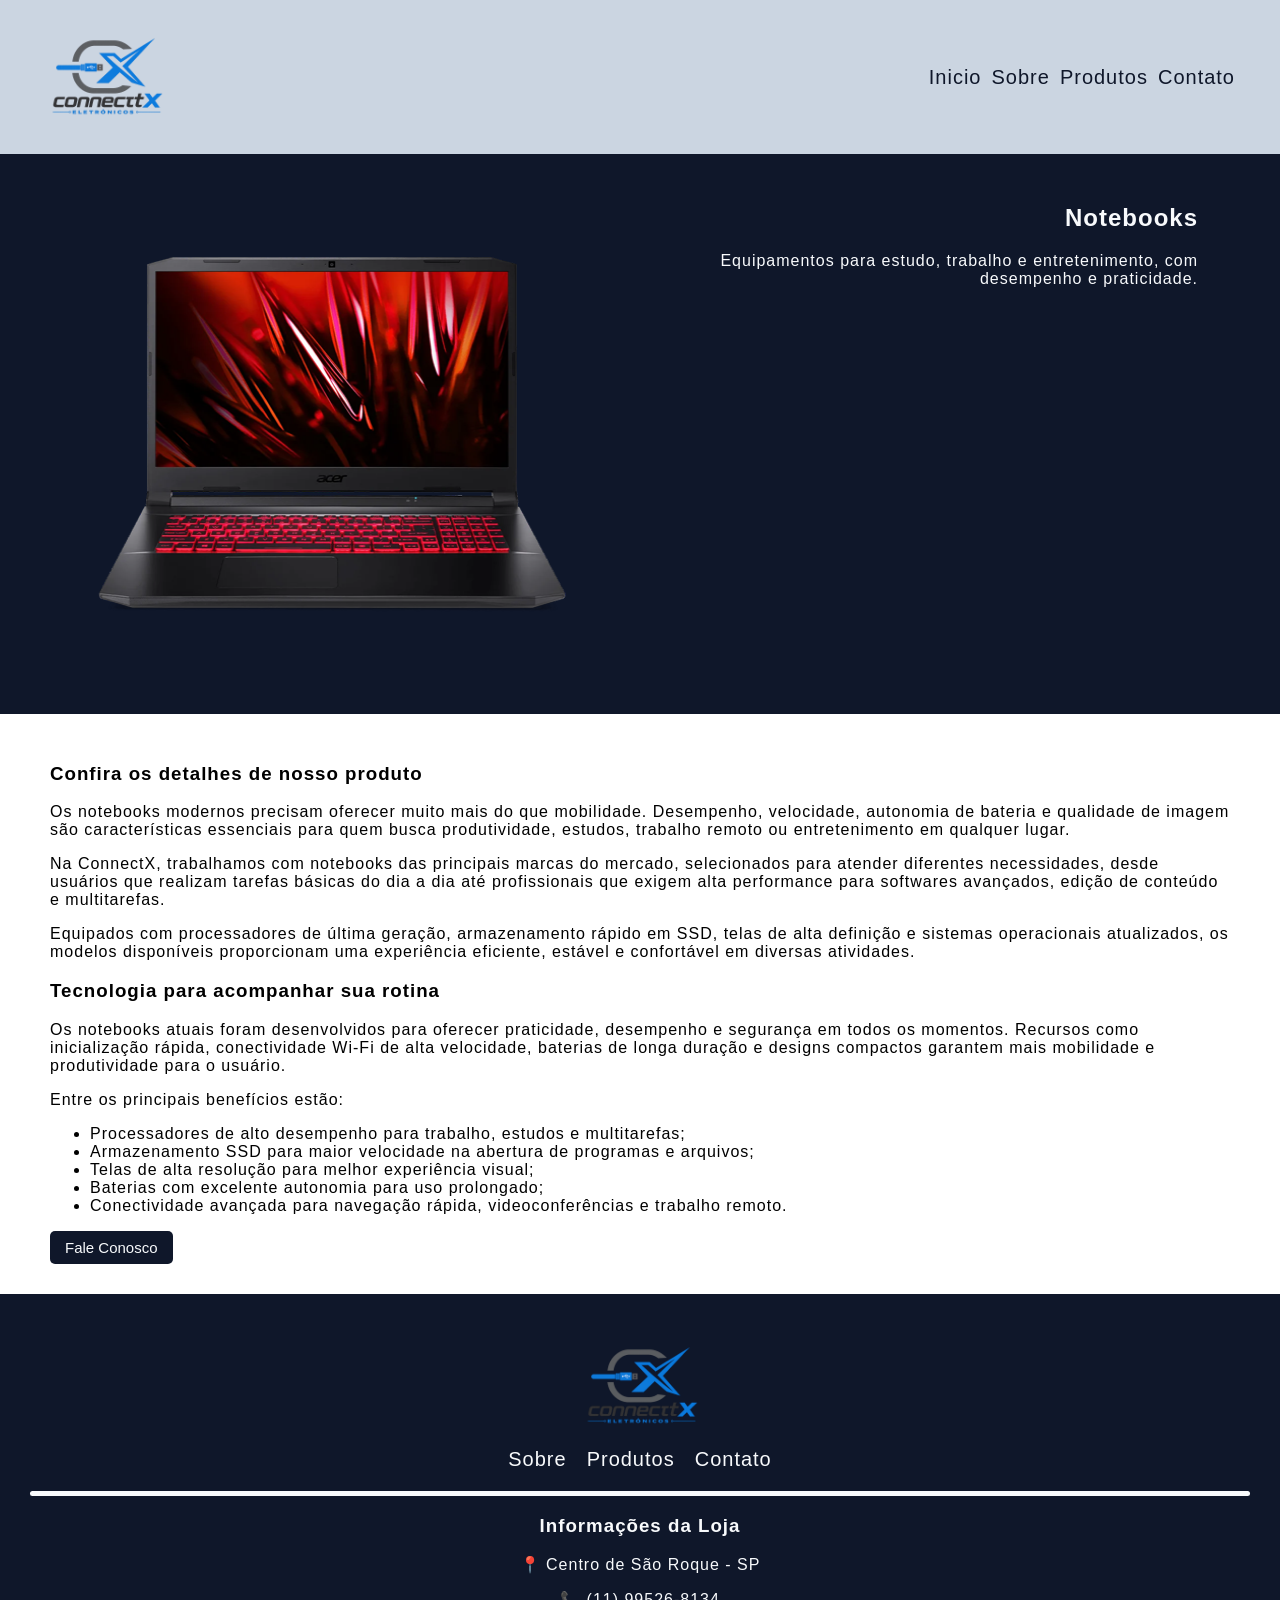
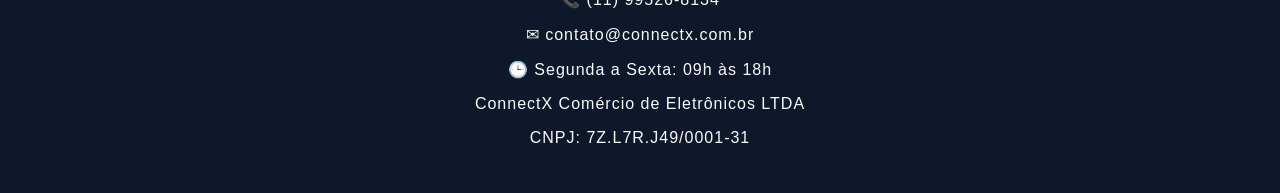
<file: src/pages/pages saiba mais/pagina notebook.html>
<!doctype html>
<html lang="pt-br">
  <head>
    <meta charset="UTF-8"/>
    <meta name="viewport" content="width=device-width, initial-scale=1.0"/>
    <meta
      name="description"
      content="A ConnectX oferece produtos, serviços e soluções de tecnologia, informática e conectividade no centro de São Roque - SP, com atendimento de qualidade e confiança."/>

    <link rel="stylesheet" href="../../css/css-saiba-mais.css"/>
    <link rel="stylesheet" href="../../css/global.css">
    <link rel="icon" type="image/png" href="../../images/logo.png">

    <title>ConnectX</title>
  </head>
<body>
    <header>
      <a href="../../../index.html"><img src="../../images/logo.png" alt="ConnectX" class="logo"/></a>
      <nav>
        <a href="../../../index.html">Inicio</a>
        <a href="../sobre.html">Sobre</a>
        <a href="../produtos.html">Produtos</a>
        <a href="../contato.html">Contato</a>
      </nav>
    </header>

    <main>
        <section class="produto">

            <section class="card-produto eletronico">
                <img src="../../images/notebook acer.png" alt="notebooks">

                <div class="info">
                <h2>Notebooks</h2>
                <p>Equipamentos para estudo, trabalho e entretenimento, com desempenho e praticidade.</p>
                </div>

            </section>

        </section>

        <section id="sobre">
            <h3>Confira os detalhes de nosso produto</h3>

            <p>Os notebooks modernos precisam oferecer muito mais do que mobilidade. Desempenho, velocidade, autonomia de bateria e qualidade de imagem são características essenciais para quem busca produtividade, estudos, trabalho remoto ou entretenimento em qualquer lugar.</p>

            <p>Na ConnectX, trabalhamos com notebooks das principais marcas do mercado, selecionados para atender diferentes necessidades, desde usuários que realizam tarefas básicas do dia a dia até profissionais que exigem alta performance para softwares avançados, edição de conteúdo e multitarefas.</p>

            <p>Equipados com processadores de última geração, armazenamento rápido em SSD, telas de alta definição e sistemas operacionais atualizados, os modelos disponíveis proporcionam uma experiência eficiente, estável e confortável em diversas atividades.</p>
        
            <h3>Tecnologia para acompanhar sua rotina</h3>

            <p>Os notebooks atuais foram desenvolvidos para oferecer praticidade, desempenho e segurança em todos os momentos. Recursos como inicialização rápida, conectividade Wi-Fi de alta velocidade, baterias de longa duração e designs compactos garantem mais mobilidade e produtividade para o usuário.</p>

            <p>Entre os principais benefícios estão:</p>
            
            <ul>
                <li>Processadores de alto desempenho para trabalho, estudos e multitarefas;</li>
                <li>Armazenamento SSD para maior velocidade na abertura de programas e arquivos;</li>
                <li>Telas de alta resolução para melhor experiência visual;</li>
                <li>Baterias com excelente autonomia para uso prolongado;</li>
                <li>Conectividade avançada para navegação rápida, videoconferências e trabalho remoto.</li>
            </ul>


            <a href="../contato.html"><button id="btn">Fale Conosco</button></a>
        </section>
    </main>

    <footer>
      <a href="../../../index.html"><img src="../../images/logo.png" alt="ConnectX" class="logo"/></a>

      <nav>
        <a href="../sobre.html">Sobre</a>
        <a href="../produtos.html">Produtos</a>
        <a href="../contato.html">Contato</a>
      </nav>

      <div id="linha">
      </div>
    
      <section>
        <h3>Informações da Loja</h3>
                <p>📍 Centro de São Roque - SP</p>
                <p>📞 (11) 99526-8134</p>
                <p>✉ contato@connectx.com.br</p>
                <p>🕒 Segunda a Sexta: 09h às 18h</p>
                <p>ConnectX Comércio de Eletrônicos LTDA</p>
                <p>CNPJ: 7Z.L7R.J49/0001-31</p>
      </section>
    </footer>
</body>
</html>
</file>
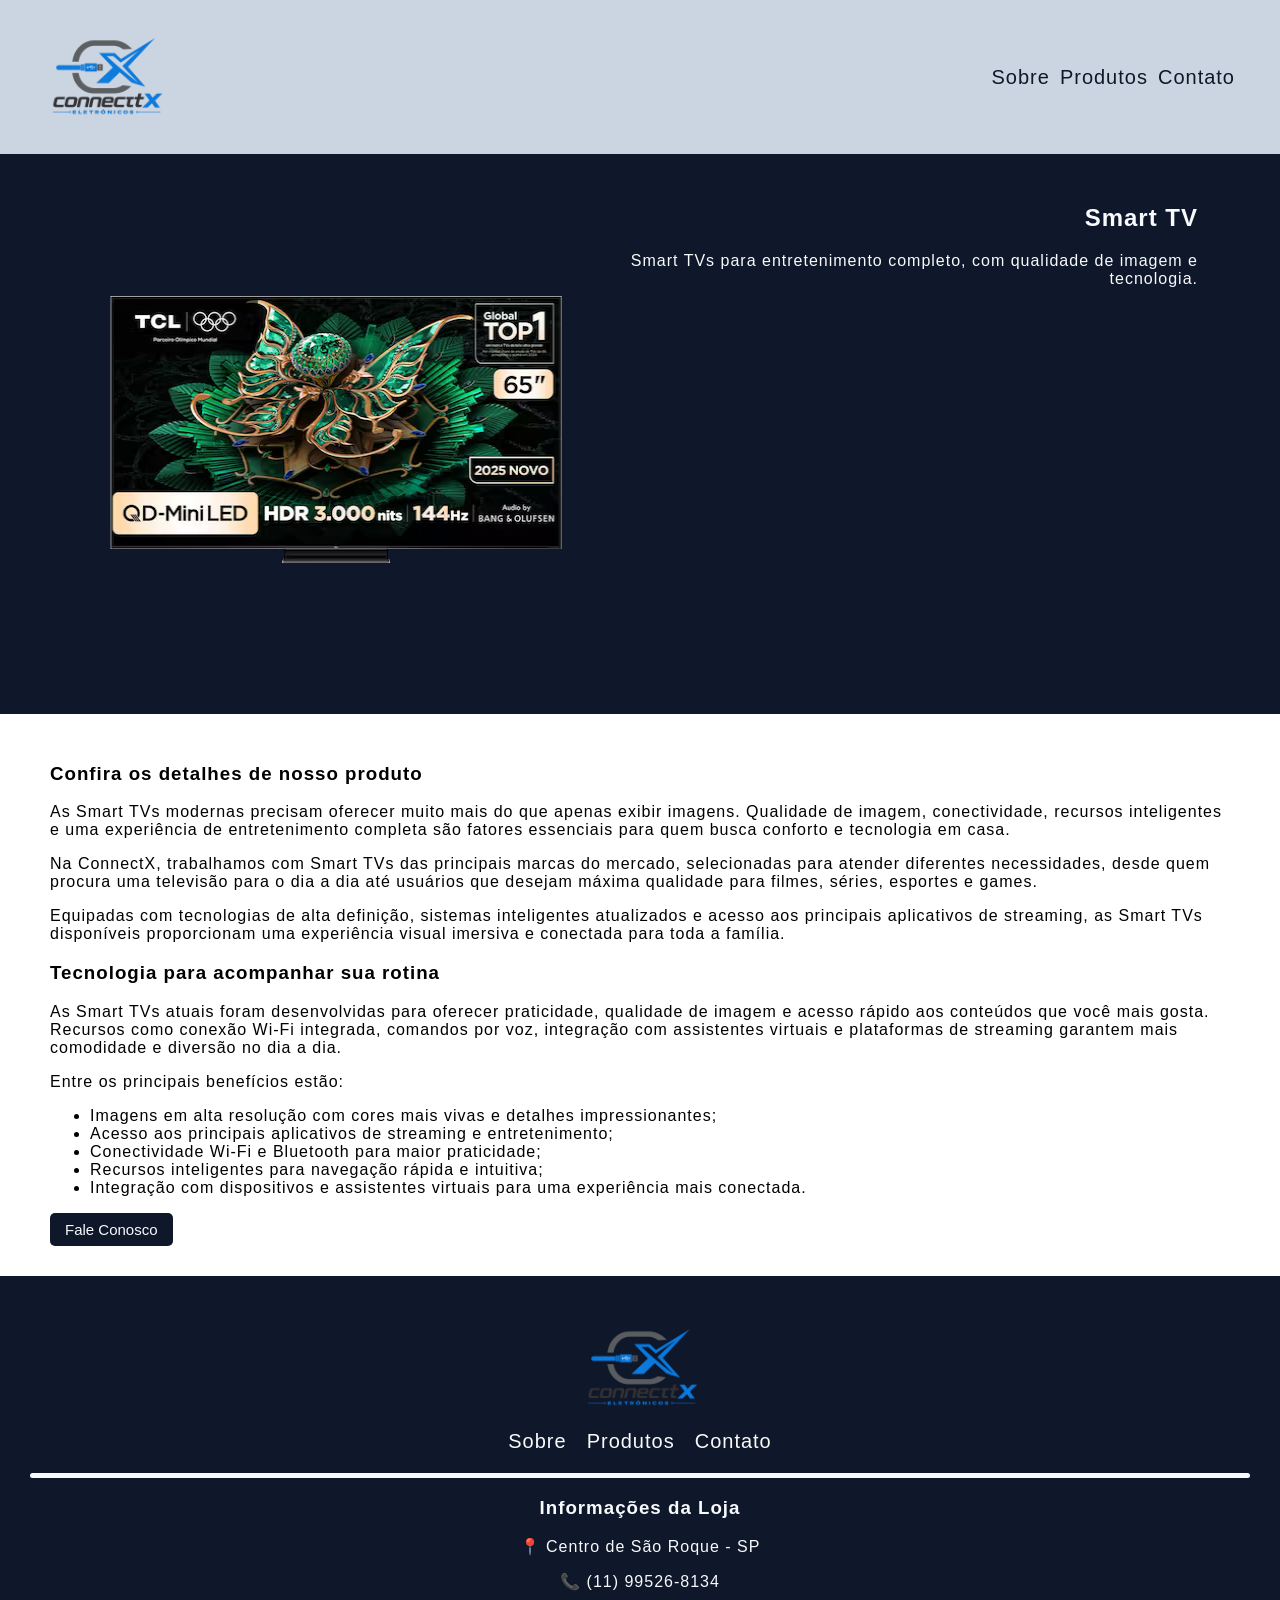
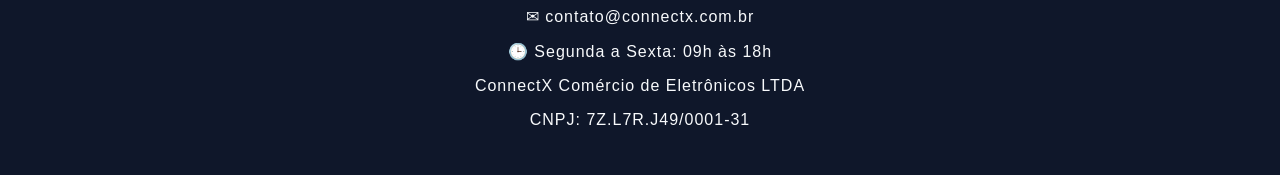
<file: src/pages/pages saiba mais/pagina tv.html>
<!doctype html>
<html lang="pt-br">
  <head>
    <meta charset="UTF-8"/>
    <meta name="viewport" content="width=device-width, initial-scale=1.0"/>
    <meta
      name="description"
      content="A ConnectX oferece produtos, serviços e soluções de tecnologia, informática e conectividade no centro de São Roque - SP, com atendimento de qualidade e confiança."/>

    <link rel="stylesheet" href="../../css/css-saiba-mais.css"/>
    <link rel="stylesheet" href="../../css/global.css">
    <link rel="icon" type="image/png" href="../../images/logo.png">

    <title>ConnectX</title>
  </head>
<body>
    <header>
      <a href="../../../index.html"><img src="../../images/logo.png" alt="ConnectX" class="logo"/></a>

      <nav>
        <a href="../sobre.html">Sobre</a>
        <a href="../produtos.html">Produtos</a>
        <a href="../contato.html">Contato</a>
      </nav>
    </header>

    <main>
        <section class="produto">

            <section class="card-produto eletronico">
               <img src="../../images/Smart TV.png" alt="notebooks">

                <div class="info">
                <h2>Smart TV</h2>
                <p>Smart TVs para entretenimento completo, com qualidade de imagem e tecnologia.</p>
                </div>

            </section>

        </section>

        <section id="sobre">
            <h3>Confira os detalhes de nosso produto</h3>

            <p>As Smart TVs modernas precisam oferecer muito mais do que apenas exibir imagens. Qualidade de imagem, conectividade, recursos inteligentes e uma experiência de entretenimento completa são fatores essenciais para quem busca conforto e tecnologia em casa.</p>

            <p>Na ConnectX, trabalhamos com Smart TVs das principais marcas do mercado, selecionadas para atender diferentes necessidades, desde quem procura uma televisão para o dia a dia até usuários que desejam máxima qualidade para filmes, séries, esportes e games.</p>

            <p>Equipadas com tecnologias de alta definição, sistemas inteligentes atualizados e acesso aos principais aplicativos de streaming, as Smart TVs disponíveis proporcionam uma experiência visual imersiva e conectada para toda a família.</p>
        
            <h3>Tecnologia para acompanhar sua rotina</h3>

            <p>As Smart TVs atuais foram desenvolvidas para oferecer praticidade, qualidade de imagem e acesso rápido aos conteúdos que você mais gosta. Recursos como conexão Wi-Fi integrada, comandos por voz, integração com assistentes virtuais e plataformas de streaming garantem mais comodidade e diversão no dia a dia.</p>

            <p>Entre os principais benefícios estão:</p>
            
            <ul>
                <li>Imagens em alta resolução com cores mais vivas e detalhes impressionantes;</li>
                <li>Acesso aos principais aplicativos de streaming e entretenimento;</li>
                <li>Conectividade Wi-Fi e Bluetooth para maior praticidade;</li>
                <li>Recursos inteligentes para navegação rápida e intuitiva;</li>
                <li>Integração com dispositivos e assistentes virtuais para uma experiência mais conectada.</li>
            </ul>


            <a href="../contato.html"><button id="btn">Fale Conosco</button></a>
        </section>
    </main>

    <footer>
      <a href="../../../index.html"><img src="../../images/logo.png" alt="ConnectX" class="logo"/></a>

      <nav>
        <a href="../sobre.html">Sobre</a>
        <a href="../produtos.html">Produtos</a>
        <a href="../contato.html">Contato</a>
      </nav>

      <div id="linha">
      </div>
    
      <section>
        <h3>Informações da Loja</h3>
                <p>📍 Centro de São Roque - SP</p>
                <p>📞 (11) 99526-8134</p>
                <p>✉ contato@connectx.com.br</p>
                <p>🕒 Segunda a Sexta: 09h às 18h</p>
                <p>ConnectX Comércio de Eletrônicos LTDA</p>
                <p>CNPJ: 7Z.L7R.J49/0001-31</p>
      </section>
    </footer>
</body>
</html>
</file>
<file: src/css/style.css>
body {
    font-family: 'Segoe UI', Tahoma, Geneva, Verdana, sans-serif;
}

.sr-only {
    position: absolute;
    width: 1px;
    height: 1px;
    padding: 0;
    margin: -1px;
    overflow: hidden;
    clip: rect(0, 0, 0, 0);
    white-space: nowrap;
    border: 0;
}

.produto img {
    width: 45%;
    height: auto;
    margin-top: 30px;
}

.card-produto {
    display: flex;
    align-items: flex-start;
    justify-content: center;
    gap: 1px;
    padding: 30px 0;
}

.celular,
.outros {
    background-color: #0F172A;
    color: #F8FAFC;
}

.notebook {
    background-color: #F8FAFC;
}

.celular .info,
.outros .info {
    text-align: right;
}

.notebook .info {
    text-align: left;
}

.info {
    width: 45%;
}

.botao-link {
    display: inline-block;
    text-decoration: none;
    border: none;
    border-radius: 5px;
    padding: 8px 15px;
    font-size: 15px;
    text-align: center;
    transition: transform 0.2s ease;
}

.botao-claro {
    background-color: #F8FAFC;
    color: #0F172A;
}

.botao-escuro {
    background-color: #0F172A;
    color: #F8FAFC;
}

.botao-link:hover,
.botao-link:focus {
    transform: scale(1.05);
    outline: 2px solid #38BDF8;
}

#sobre,
#produtos,
#contato {
    padding: 30px 50px;
}

.titulo {
    text-align: center;
    background-color: #0F172A;
    color: #F8FAFC;
    border-radius: 30px;
    padding: 5px 10px;
}

#produtos {
    text-align: center;
}

.produtos-grid {
    display: flex;
    flex-direction: column;
    gap: 20px;
}

.produto-card {
    background-color: #0F172A;
    border-radius: 15px;
    padding: 15px;
    text-align: center;
}

.produto-card p {
    color: #F8FAFC;
}

.produto-card img {
    width: 100%;
    max-width: 180px;
    height: auto;
}

.produto-card h3 {
    margin: 10px 0 5px;
    color: #F8FAFC;
}

#contato {
    text-align: center;
}

.texto-contato {
    max-width: 700px;
    margin: 15px auto;
    line-height: 1.7;
}

.botoes-contato {
    display: flex;
    justify-content: center;
    gap: 15px;
    margin-top: 30px;
}

@media (min-width: 1200px) {
    .card-produto {
        padding: 60px 100px;
        gap: 50px;
    }

    .info h2 {
        font-size: 2.5rem;
    }

    .info p {
        font-size: 1.2rem;
        line-height: 1.8;
    }

    #sobre p {
        max-width: 800px;
        margin: 20px auto;
        text-align: center;
        line-height: 1.8;
    }

    .botao-link {
        font-size: 18px;
        padding: 12px 25px;
    }

    .texto-contato {
        font-size: 1.2rem;
    }

    .botoes-contato {
        gap: 25px;
    }
    
    .produto img {
        width: 400px;
        height: 400px;
    }

    .produtos-grid {
        flex-direction: row;
        justify-content: center;
        gap: 30px;
    }

    .produto-card {
        width: 300px;
    }
}
</file>
<file: src/css/global.css>
/* Geral */

html {
    scroll-behavior: smooth;
}

body {
    margin: 0;
    font-family: 'Segoe UI', Tahoma, Geneva, Verdana, sans-serif;
    letter-spacing: 1px;
}

/* Header */

header {
    background-color: #CBD5E1;
    display: flex;
    align-items: center;
    justify-content: space-between;
    padding: 15px;
}

.logo {
    width: 180px;
    height: auto;
}

/* Navegação */

header nav {
    display: flex;
    flex-direction: column;
    gap: 10px;
    margin-right: 30px;
}

nav a {
    text-decoration: none;
    color: #0F172A;
    font-size: 15px;
}

nav a:hover {
    color: #2563EB;
}

/*Footer*/

footer {
    background-color: #0F172A;
    color: #F8FAFC;

    padding: 30px;

    text-align: center;
}

footer nav {
    display: flex;
    justify-content: center;
    gap: 20px;
    margin-left: 0;
}

footer a {
    color: #F8FAFC;
    text-decoration: none;
    font-size: 15px;
}

#linha {
    background-color: #F8FAFC;
    width: 100%;
    height: 5px;
    border-radius: 10px;
    margin-top: 20px;
}




/* Área Media Querie */

@media (min-width: 1200px) {

    header nav {
        flex-direction: row;
    }

    nav a {
        font-size: 20px;
    }

    #linha {
        width: 100%;
    }

}
</file>
<file: src/css/contato.css>
/* Botão */

button {
    border: none;
    border-radius: 5px;

    padding: 8px 15px;

    font-family: 'Segoe UI', Tahoma, Geneva, Verdana, sans-serif;
    font-size: 15px;
}

/* Seção */

.contato {
    padding: 30px 50px;
}

/* Titulo */

#titulo {
    text-align: center;
    background-color: #0F172A;
    color: #F8FAFC;

    border-radius: 30px;
    padding: 5px 10px;
}

/* Formulário */

form {
    display: flex;
    flex-direction: column;
}

input,
textarea,
select {
    font-family: 'Segoe UI', Tahoma, Geneva, Verdana, sans-serif;
    margin-bottom: 15px;
    
    padding: 10px;

    border: 2px solid #0F172A;
    border-radius: 10px;

    font-size: 14px;

    transition: 0.7s;
}

input:hover,
textarea:hover {
    border-color: #2563EB;
}

input:focus,
textarea:focus {
    outline: none;
    border-color: #2563EB;

    box-shadow: 0 0 8px rgba(37, 99, 235, 0.3);
}

textarea {
    min-height: 120px;
    resize: vertical;
}

label {
    display: block;
    padding-bottom: 5px;
}

#enviar {
    background-color: #0F172A;
    font-family: 'Segoe UI', Tahoma, Geneva, Verdana, sans-serif;
    color: #F8FAFC;
    display: block;
}




/* Área Media Queries */

@media (min-width: 1200px) {

    .informacoes {
        max-width: 700px;
        margin: 30px auto;
        padding: 30px;
    }

    .informacoes h3 {
        font-size: 1.6rem;
    }

    .informacoes p {
        font-size: 18px;
    }

    #titulo {
        width: 60%;
        margin: 0 auto;
    }

    .contato {
        max-width: 1000px;
        margin: 0 auto;
        padding: 50px 0;
    }

    form {
        max-width: 700px;
        margin: 30px auto;
    }

    label {
        font-size: 18px;
    }

    input,
    textarea,
    select {
        font-size: 16px;
        padding: 12px;
    }

    textarea {
        min-height: 180px;
    }

    #enviar {
        font-size: 18px;
        padding: 12px 25px;
        align-self: center;
        cursor: pointer;
        transition: 0.3s;
    }

    #enviar:hover {
        transform: scale(1.05);
    }

    #linha {
        width: 1519px;
    }
}
</file>
<file: src/css/produtos.css>
/* Titulos */

#produto {
    padding: 30px 50px;
    text-align: center;
}

#titulo {
    text-align: center;
    background-color: #0F172A;
    color: #F8FAFC;

    border-radius: 30px;
    padding: 5px 10px;
}

/* Botões */

button {
    border: none;
    border-radius: 5px;

    padding: 8px 15px;

    font-family: 'Segoe UI', Tahoma, Geneva, Verdana, sans-serif;
    font-size: 15px;
}

button:hover {
    transform: scale(1.05);
    background-color: #f8fafc93;
}

/* Produtos */

.produtos-grid {
    display: flex;
    flex-direction: column;
    gap: 20px;
}

.produto-card {
    background-color: #0F172A;
    border-radius: 15px;
    padding: 15px;
    text-align: center;
}

.produto-card p {
    color: #F8FAFC;
    font-family: 'Segoe UI', Tahoma, Geneva, Verdana, sans-serif;
}

.produto-card img {
    width: 100%;
    max-width: 180px;
    height: auto;
}

.produto-card h3 {
    margin: 10px 0 5px;
    color: #F8FAFC;
    font-family: 'Segoe UI', Tahoma, Geneva, Verdana, sans-serif;
}




/* Área do Media Queries */

@media (min-width: 1200px) {

    .produtos-grid {
        flex-direction: row;
        justify-content: center;
        gap: 20px;
    }

    .produto-card {
        width: 250px;
    }

}
</file>
<file: src/css/sobre.css>
/* Seções */

#missao,
#visao,
#valores {
    padding: 30px 50px;
}

/* Título padrão */

.titulo {
    text-align: center;
    background-color: #0F172A;
    color: #F8FAFC;

    border-radius: 30px;
    padding: 5px 10px;
}




/* Área Media Queries */

@media (min-width: 1200px) {

    .titulo {
        width: 60%;
        margin: 0 auto;
    }

    #missao,
    #visao,
    #valores {
        max-width: 1000px;
        margin: 0 auto;
    }

    #missao p,
    #visao p,
    #valores p {
        font-size: 1.2rem;
        line-height: 1.8;
        text-align: justify;
    }

    footer nav {
        gap: 30px;
    }

    footer a {
        font-size: 18px;
    }
}
</file>
<file: src/css/css-saiba-mais.css>
/* Produto */

.produto img {
    width: 80%;
    max-width: 300px;
    height: auto;
}

.card-produto {
    display: flex;
    flex-direction: column;
    align-items: center;
    justify-content: center;

    gap: 20px;
    padding: 30px 20px;
}

.eletronico {
    background-color: #0F172A;
    color: #F8FAFC;
}

.info {
    width: 100%;
    text-align: center;
}

.eletronico .info {
    text-align: center;
}

/* Seção */

#sobre {
    padding: 30px 50px;
}

/* Titulo */

.titulo {
    text-align: center;
    background-color: #0F172A;
    color: #F8FAFC;

    border-radius: 30px;
    padding: 5px 10px;
    font-size: 15px;
}

/* Fale Conosco*/

#btn {
    border: none;
    border-radius: 5px;

    padding: 8px 15px;

    font-family: 'Segoe UI', Tahoma, Geneva, Verdana, sans-serif;
    font-size: 15px;

    background-color: #0F172A;
    color: #F8FAFC;

    cursor: pointer;
}

#btn:hover {
    opacity: 0.9;
}




/* Área Media Queries */


@media (min-width: 1200px) {

    .card-produto {
        flex-direction: row;
        align-items: flex-start;
        justify-content: center;

        gap: 40px;
        padding: 30px 0;
    }

    .produto img {
        width: 45%;
        max-width: none;
    }

    .info {
        width: 45%;
    }

    .produto img {
        width: 500px;
        height: 500px;
    }

    .eletronico .info {
        text-align: right;
    }

    #sobre {
        padding: 30px 50px;
    }
}
</file>
